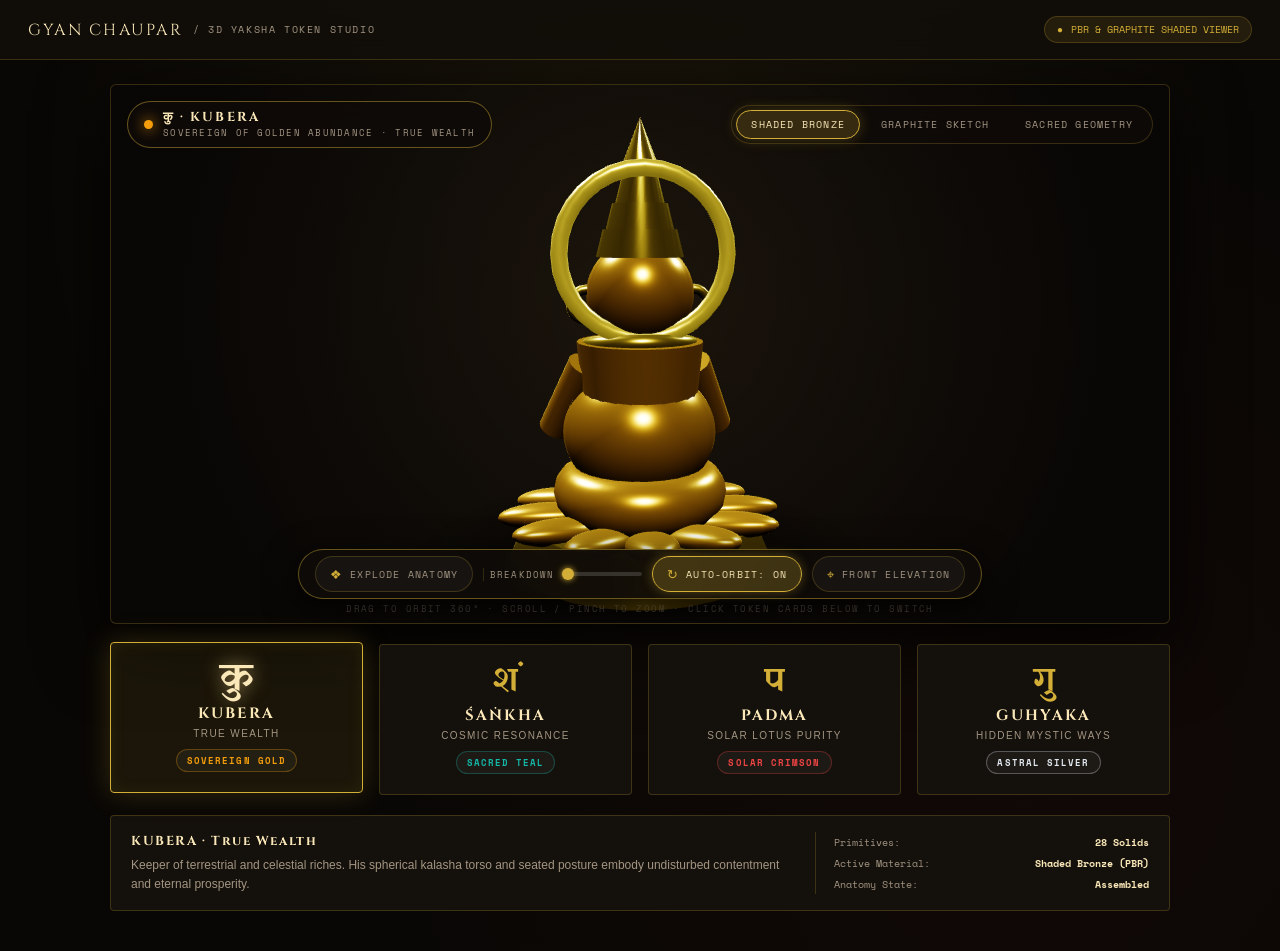
<file: token_3d_test.html>
<!DOCTYPE html>
<html lang="en">
<head>
  <meta charset="UTF-8">
  <meta name="viewport" content="width=device-width, initial-scale=1.0">
  <title>Gyan Chaupar · 3D Yaksha Token Explorer</title>
  <link rel="preconnect" href="https://fonts.googleapis.com">
  <link rel="preconnect" href="https://fonts.gstatic.com" crossorigin>
  <link href="https://fonts.googleapis.com/css2?family=Cinzel:wght@600;700;800;900&family=Space+Mono:wght@400;700&family=Yatra+One&display=swap" rel="stylesheet">
  <script src="assets/three.min.js"></script>

  <style>
    :root {
      --bg: #090705;
      --card: #14100c;
      --panel: #1b1510;
      --line: rgba(212, 175, 55, 0.22);
      --line-bright: rgba(212, 175, 55, 0.45);
      --gold: #d4af37;
      --gold-bright: #fae8b8;
      --dim: #a39582;
      --font-display: 'Cinzel', serif;
      --font-sanskrit: 'Yatra One', cursive;
      --font-mono: 'Space Mono', monospace;
    }

    * {
      box-sizing: border-box;
      margin: 0;
      padding: 0;
    }

    body {
      background: var(--bg);
      color: #ede4d6;
      font-family: -apple-system, BlinkMacSystemFont, "Segoe UI", Roboto, sans-serif;
      min-height: 100vh;
      display: flex;
      flex-direction: column;
      overflow-x: hidden;
      background-image: 
        radial-gradient(circle at 50% 18%, rgba(212, 175, 55, 0.08) 0%, transparent 60%),
        radial-gradient(circle at 80% 80%, rgba(139, 30, 30, 0.06) 0%, transparent 50%);
    }

    header {
      padding: 16px 28px;
      border-bottom: 1px solid var(--line);
      background: rgba(18, 14, 10, 0.88);
      backdrop-filter: blur(12px);
      display: flex;
      justify-content: space-between;
      align-items: center;
      position: sticky;
      top: 0;
      z-index: 50;
    }

    .brand-title {
      font-family: var(--font-display);
      font-size: 16px;
      letter-spacing: 0.14em;
      color: var(--gold-bright);
      display: flex;
      align-items: center;
      gap: 10px;
    }

    .brand-sub {
      font-family: var(--font-mono);
      font-size: 10px;
      letter-spacing: 0.16em;
      text-transform: uppercase;
      color: var(--dim);
    }

    .header-badge {
      display: flex;
      align-items: center;
      gap: 8px;
      font-family: var(--font-mono);
      font-size: 10px;
      color: var(--gold);
      background: rgba(212, 175, 55, 0.1);
      border: 1px solid var(--line);
      padding: 5px 12px;
      border-radius: 20px;
    }

    main {
      flex: 1;
      max-width: 1100px;
      width: 100%;
      margin: 0 auto;
      padding: 24px 20px 40px;
      display: flex;
      flex-direction: column;
      gap: 20px;
    }

    .viewport-card {
      position: relative;
      width: 100%;
      height: 540px;
      border: 1px solid var(--line);
      border-radius: 6px;
      overflow: hidden;
      background: radial-gradient(circle at 50% 42%, rgba(32, 24, 16, 0.55) 0%, rgba(9, 7, 5, 0.98) 78%);
      box-shadow: 0 25px 70px rgba(0, 0, 0, 0.85);
      cursor: grab;
      touch-action: none;
      user-select: none;
    }

    .viewport-card:active {
      cursor: grabbing;
    }

    #tokenCanvas {
      width: 100%;
      height: 100%;
      display: block;
    }

    /* Top HUD */
    .hud-header {
      position: absolute;
      top: 16px;
      left: 16px;
      right: 16px;
      display: flex;
      flex-wrap: wrap;
      justify-content: space-between;
      align-items: center;
      gap: 10px;
      pointer-events: none;
      z-index: 15;
    }

    .hud-tag {
      display: flex;
      align-items: center;
      gap: 10px;
      background: rgba(15, 11, 8, 0.90);
      padding: 8px 16px;
      border-radius: 24px;
      border: 1px solid var(--line-bright);
      backdrop-filter: blur(10px);
      pointer-events: auto;
    }

    .token-dot {
      width: 9px;
      height: 9px;
      border-radius: 50%;
      background: #f59e0b;
      box-shadow: 0 0 12px #f59e0b;
      transition: all 0.3s ease;
    }

    .token-title-group {
      display: flex;
      flex-direction: column;
    }

    .token-title {
      font-family: var(--font-display);
      font-size: 13px;
      letter-spacing: 0.16em;
      color: var(--gold-bright);
      font-weight: 700;
      line-height: 1.2;
    }

    .token-subtitle {
      font-family: var(--font-mono);
      font-size: 9px;
      letter-spacing: 0.14em;
      text-transform: uppercase;
      color: var(--dim);
    }

    /* Shading Mode Switcher */
    .mode-pills {
      display: flex;
      align-items: center;
      gap: 6px;
      background: rgba(15, 11, 8, 0.90);
      padding: 4px;
      border-radius: 24px;
      border: 1px solid var(--line);
      backdrop-filter: blur(10px);
      pointer-events: auto;
    }

    .mode-btn {
      background: transparent;
      border: 1px solid transparent;
      color: var(--dim);
      font-family: var(--font-mono);
      font-size: 10px;
      letter-spacing: 0.12em;
      padding: 6px 14px;
      border-radius: 20px;
      cursor: pointer;
      transition: all 0.25s ease;
      white-space: nowrap;
    }

    .mode-btn:hover {
      color: var(--gold-bright);
      border-color: rgba(212, 175, 55, 0.3);
    }

    .mode-btn.active {
      background: rgba(212, 175, 55, 0.20);
      color: var(--gold-bright);
      border-color: var(--gold);
      box-shadow: 0 0 14px rgba(212, 175, 55, 0.28);
    }

    /* Bottom HUD Controls */
    .hud-controls-bar {
      position: absolute;
      bottom: 24px;
      left: 50%;
      transform: translateX(-50%);
      display: flex;
      align-items: center;
      gap: 10px;
      background: rgba(15, 11, 8, 0.92);
      border: 1px solid var(--line-bright);
      padding: 6px 16px;
      border-radius: 30px;
      backdrop-filter: blur(14px);
      box-shadow: 0 10px 35px rgba(0,0,0,0.85);
      z-index: 15;
    }

    .ctrl-btn {
      background: rgba(255, 255, 255, 0.04);
      border: 1px solid var(--line);
      color: var(--dim);
      font-family: var(--font-mono);
      font-size: 10px;
      letter-spacing: 0.12em;
      padding: 7px 14px;
      border-radius: 20px;
      cursor: pointer;
      display: flex;
      align-items: center;
      gap: 7px;
      transition: all 0.22s ease;
      white-space: nowrap;
    }

    .ctrl-btn:hover {
      color: var(--gold-bright);
      border-color: var(--gold);
      background: rgba(212, 175, 55, 0.14);
    }

    .ctrl-btn.active {
      background: rgba(212, 175, 55, 0.24);
      color: var(--gold-bright);
      border-color: var(--gold);
      box-shadow: 0 0 12px rgba(212, 175, 55, 0.35);
    }

    .ctrl-icon {
      font-size: 13px;
      color: var(--gold);
    }

    /* Explode Slider Container */
    .explode-slider-wrap {
      display: flex;
      align-items: center;
      gap: 8px;
      padding-left: 6px;
      border-left: 1px solid rgba(212, 175, 55, 0.2);
    }

    .explode-slider-wrap label {
      font-family: var(--font-mono);
      font-size: 9px;
      letter-spacing: 0.12em;
      color: var(--dim);
      text-transform: uppercase;
      white-space: nowrap;
    }

    .explode-slider-wrap input[type="range"] {
      -webkit-appearance: none;
      width: 80px;
      height: 4px;
      background: rgba(255, 255, 255, 0.15);
      border-radius: 2px;
      outline: none;
      cursor: pointer;
    }

    .explode-slider-wrap input[type="range"]::-webkit-slider-thumb {
      -webkit-appearance: none;
      width: 12px;
      height: 12px;
      border-radius: 50%;
      background: var(--gold);
      box-shadow: 0 0 6px var(--gold);
      cursor: pointer;
    }

    .hint-bar {
      position: absolute;
      bottom: 8px;
      left: 0;
      right: 0;
      text-align: center;
      font-family: var(--font-mono);
      font-size: 9px;
      letter-spacing: 0.16em;
      text-transform: uppercase;
      color: rgba(163, 149, 130, 0.5);
      pointer-events: none;
      z-index: 10;
    }

    /* Yaksha Cards Grid */
    .yakshas-grid {
      display: grid;
      grid-template-columns: repeat(4, 1fr);
      gap: 16px;
    }

    .yaksha-card {
      border: 1px solid var(--line);
      background: var(--card);
      padding: 20px 16px;
      text-align: center;
      transition: all 0.3s cubic-bezier(0.16, 1, 0.3, 1);
      position: relative;
      cursor: pointer;
      border-radius: 4px;
      display: flex;
      flex-direction: column;
      align-items: center;
    }

    .yaksha-card:hover {
      transform: translateY(-4px);
      border-color: var(--gold);
      background: var(--panel);
      box-shadow: 0 10px 24px rgba(0, 0, 0, 0.6);
    }

    .yaksha-card.active {
      border-color: var(--gold);
      background: rgba(212, 175, 55, 0.09);
      box-shadow: 0 0 28px rgba(212, 175, 55, 0.22), inset 0 0 16px rgba(212, 175, 55, 0.08);
      transform: translateY(-2px);
    }

    .card-glyph {
      font-family: var(--font-sanskrit);
      font-size: 34px;
      color: var(--gold);
      margin-bottom: 6px;
      line-height: 1;
      transition: transform 0.3s ease;
    }

    .yaksha-card.active .card-glyph {
      transform: scale(1.15);
      color: var(--gold-bright);
      text-shadow: 0 0 16px rgba(245, 207, 130, 0.6);
    }

    .card-name {
      font-family: var(--font-display);
      font-size: 15px;
      color: var(--gold-bright);
      letter-spacing: 0.14em;
      font-weight: 700;
    }

    .card-role {
      font-size: 10px;
      color: var(--dim);
      text-transform: uppercase;
      letter-spacing: 0.14em;
      margin-top: 4px;
    }

    .card-badge {
      font-family: var(--font-mono);
      font-size: 9px;
      letter-spacing: 0.12em;
      text-transform: uppercase;
      margin-top: 10px;
      padding: 4px 10px;
      border-radius: 12px;
      background: rgba(255, 255, 255, 0.04);
      border: 1px solid rgba(255, 255, 255, 0.08);
      font-weight: 700;
    }

    /* Info Strip */
    .info-strip {
      display: grid;
      grid-template-columns: 2fr 1fr;
      gap: 16px;
      padding: 16px 20px;
      background: var(--card);
      border: 1px solid var(--line);
      border-radius: 4px;
    }

    .info-left h4 {
      font-family: var(--font-display);
      font-size: 13px;
      color: var(--gold-bright);
      letter-spacing: 0.12em;
      margin-bottom: 6px;
    }

    .info-left p {
      font-size: 12px;
      line-height: 1.6;
      color: var(--dim);
    }

    .info-right {
      display: flex;
      flex-direction: column;
      justify-content: center;
      gap: 6px;
      border-left: 1px solid var(--line);
      padding-left: 18px;
      font-family: var(--font-mono);
      font-size: 10px;
      color: var(--dim);
    }

    .info-stat-row {
      display: flex;
      justify-content: space-between;
    }

    .info-stat-row span:last-child {
      color: var(--gold-bright);
      font-weight: 700;
    }

    @media (max-width: 860px) {
      .viewport-card { height: 420px; }
      .yakshas-grid { grid-template-columns: repeat(2, 1fr); }
      .info-strip { grid-template-columns: 1fr; }
      .info-right { border-left: none; padding-left: 0; border-top: 1px solid var(--line); padding-top: 12px; }
      .hud-header { flex-direction: column; align-items: flex-start; gap: 8px; }
      .mode-pills { width: 100%; justify-content: center; }
      .hud-controls-bar { width: 94%; justify-content: center; flex-wrap: wrap; bottom: 20px; padding: 6px 10px; }
      .explode-slider-wrap { border-left: none; padding-left: 0; }
    }
  </style>
</head>
<body>

  <header>
    <div class="brand-title">
      <span>GYAN CHAUPAR</span>
      <span class="brand-sub">/ 3D Yaksha Token Studio</span>
    </div>
    <div class="header-badge">
      <span>●</span> <span>PBR & GRAPHITE SHADED VIEWER</span>
    </div>
  </header>

  <main>
    <!-- 3D Interactive Viewport Card -->
    <div class="viewport-card" id="viewportCard">
      <canvas id="tokenCanvas"></canvas>

      <!-- Top HUD Header -->
      <div class="hud-header">
        <div class="hud-tag">
          <span class="token-dot" id="tokenDot"></span>
          <div class="token-title-group">
            <span class="token-title" id="tokenTitle">कु · KUBERA</span>
            <span class="token-subtitle" id="tokenSubtitle">Sovereign of Golden Abundance · True Wealth</span>
          </div>
        </div>

        <!-- Shading Mode Pills -->
        <div class="mode-pills">
          <button class="mode-btn active" data-mode="color" id="modeColor">SHADED BRONZE</button>
          <button class="mode-btn" data-mode="sketch" id="modeSketch">GRAPHITE SKETCH</button>
          <button class="mode-btn" data-mode="wireframe" id="modeWire">SACRED GEOMETRY</button>
        </div>
      </div>

      <!-- Bottom HUD Controls -->
      <div class="hud-controls-bar">
        <button class="ctrl-btn" id="btnExplode">
          <span class="ctrl-icon">❖</span>
          <span id="explodeBtnText">EXPLODE ANATOMY</span>
        </button>

        <div class="explode-slider-wrap">
          <label for="explodeSlider">Breakdown</label>
          <input type="range" id="explodeSlider" min="0" max="100" value="0">
        </div>

        <button class="ctrl-btn active" id="btnAutoSpin">
          <span class="ctrl-icon">↻</span>
          <span id="spinBtnText">AUTO-ORBIT: ON</span>
        </button>

        <button class="ctrl-btn" id="btnResetCam">
          <span class="ctrl-icon">⌖</span>
          <span>FRONT ELEVATION</span>
        </button>
      </div>

      <div class="hint-bar">
        Drag to orbit 360° · Scroll / pinch to zoom · Click token cards below to switch
      </div>
    </div>

    <!-- 4 Yaksha Selector Cards -->
    <div class="yakshas-grid">
      <div class="yaksha-card active" data-id="0" id="card0">
        <div class="card-glyph">कु</div>
        <div class="card-name">KUBERA</div>
        <div class="card-role">True Wealth</div>
        <div class="card-badge" style="color: #f59e0b; border-color: rgba(245, 158, 11, 0.3);">Sovereign Gold</div>
      </div>
      <div class="yaksha-card" data-id="1" id="card1">
        <div class="card-glyph">शं</div>
        <div class="card-name">ŚAṄKHA</div>
        <div class="card-role">Cosmic Resonance</div>
        <div class="card-badge" style="color: #14b8a6; border-color: rgba(20, 184, 166, 0.3);">Sacred Teal</div>
      </div>
      <div class="yaksha-card" data-id="2" id="card2">
        <div class="card-glyph">प</div>
        <div class="card-name">PADMA</div>
        <div class="card-role">Solar Lotus Purity</div>
        <div class="card-badge" style="color: #ef4444; border-color: rgba(239, 68, 68, 0.3);">Solar Crimson</div>
      </div>
      <div class="yaksha-card" data-id="3" id="card3">
        <div class="card-glyph">गु</div>
        <div class="card-name">GUHYAKA</div>
        <div class="card-role">Hidden Mystic Ways</div>
        <div class="card-badge" style="color: #e2e8f0; border-color: rgba(226, 232, 240, 0.3);">Astral Silver</div>
      </div>
    </div>

    <!-- Anatomical Lore & Sacred Geometry Breakdown -->
    <div class="info-strip">
      <div class="info-left">
        <h4 id="loreTitle">Mathematical Primitives & Sacred Iconography</h4>
        <p id="loreDesc">
          Deconstructed from classical Channapatna turned-wood and temple iconography into 28 mathematical primitives:
          an 8/12-lobed Padma lotus plinth, seated padmasana torus, kalasha pot belly, ceremonial torque, faceted Chintamani jewel,
          kundala circular ear ornaments, a 3-tiered Karanda Mukuta conical crown spire, and circular Prabhamandala halo disc.
        </p>
      </div>
      <div class="info-right">
        <div class="info-stat-row">
          <span>Primitives:</span>
          <span>28 Solids</span>
        </div>
        <div class="info-stat-row">
          <span>Active Material:</span>
          <span id="statMaterial">Shaded Bronze (PBR)</span>
        </div>
        <div class="info-stat-row">
          <span>Anatomy State:</span>
          <span id="statState">Assembled</span>
        </div>
      </div>
    </div>
  </main>

  <script>
    // =========================================================================
    // YAKSHA DEFINITIONS
    // =========================================================================
    const YAKSHA_DEFS = [
      {
        id: 0,
        name: 'KUBERA',
        sanskrit: 'कु',
        color: 0xf59e0b,
        metalness: 0.82,
        roughness: 0.22,
        gemColor: 0xfef08a,
        haloColor: 0xfacc15,
        dotHex: '#f59e0b',
        role: 'True Wealth',
        badge: 'Sovereign Gold',
        epithet: 'Sovereign of Golden Abundance · True Wealth',
        desc: 'Keeper of terrestrial and celestial riches. His spherical kalasha torso and seated posture embody undisturbed contentment and eternal prosperity.'
      },
      {
        id: 1,
        name: 'ŚAṄKHA',
        sanskrit: 'शं',
        color: 0x14b8a6,
        metalness: 0.65,
        roughness: 0.25,
        gemColor: 0x5eead4,
        haloColor: 0x2dd4bf,
        dotHex: '#14b8a6',
        role: 'Cosmic Resonance',
        badge: 'Sacred Teal',
        epithet: 'Guardian of Sacred Dharma · Conch Resonance',
        desc: 'Carrier of the primordial sound of creation. Tuned to turquoise copper patina, harmonizing the karmic vibrations across the 72 squares of the path.'
      },
      {
        id: 2,
        name: 'PADMA',
        sanskrit: 'प',
        color: 0xef4444,
        metalness: 0.52,
        roughness: 0.24,
        gemColor: 0xfca5a5,
        haloColor: 0xf87171,
        dotHex: '#ef4444',
        role: 'Solar Lotus Purity',
        badge: 'Solar Crimson',
        epithet: 'Blossoming Solar Lotus of Mobility & Swift Ascension',
        desc: 'Born of the pristine lotus bloom rising above karmic mud. Radiant cinnabar lacquer and solar ruby core granting swift upward passage over heavenly ladders.'
      },
      {
        id: 3,
        name: 'GUHYAKA',
        sanskrit: 'गु',
        color: 0xf5f5f4,
        metalness: 0.35,
        roughness: 0.20,
        gemColor: 0xfde047,
        haloColor: 0xe2e8f0,
        dotHex: '#e2e8f0',
        role: 'Hidden Mystic Ways',
        badge: 'Astral Silver',
        epithet: 'Mystic Keeper of Astral Shadows & Sacred Secrets',
        desc: 'Dweller of celestial mountain caves and protector of occult pathways. Shimmering in lunar silver and ivory bone, seeing through mortal veils and pitfall illusions.'
      }
    ];

    // =========================================================================
    // STATE
    // =========================================================================
    let currentYakshaIdx = 0;
    let currentMode = 'color'; // 'color' | 'sketch' | 'wireframe'
    let autoSpin = true;
    let explodeAmount = 0.0; // 0.0 (assembled) -> 1.0 (fully exploded)
    let targetExplode = 0.0;
    let tokenGroup = null;
    let registeredParts = [];

    // =========================================================================
    // THREE.JS SCENE SETUP
    // =========================================================================
    const canvas = document.getElementById('tokenCanvas');
    const container = document.getElementById('viewportCard');

    const scene = new THREE.Scene();
    const camera = new THREE.PerspectiveCamera(38, 1, 0.1, 50);

    const renderer = new THREE.WebGLRenderer({
      canvas: canvas,
      antialias: true,
      alpha: true,
      powerPreference: 'high-performance'
    });
    renderer.setPixelRatio(Math.min(window.devicePixelRatio, 2));
    renderer.toneMapping = THREE.ACESFilmicToneMapping;
    renderer.toneMappingExposure = 1.25;

    // Studio Lights
    const ambientLight = new THREE.HemisphereLight(0xfff5ea, 0x18120d, 0.95);
    scene.add(ambientLight);

    const keyLight = new THREE.DirectionalLight(0xfff7ed, 1.45);
    keyLight.position.set(2.2, 3.2, 2.4);
    scene.add(keyLight);

    const fillLight = new THREE.DirectionalLight(0xdce7f5, 0.65);
    fillLight.position.set(-2.4, 1.8, 1.8);
    scene.add(fillLight);

    const rimLight = new THREE.DirectionalLight(0xfde68a, 1.15);
    rimLight.position.set(0, 2.6, -2.5);
    scene.add(rimLight);

    // Ground Contact Shadow Disc
    function createShadowDisc() {
      const size = 256;
      const c = document.createElement('canvas');
      c.width = c.height = size;
      const ctx = c.getContext('2d');
      const grad = ctx.createRadialGradient(size/2, size/2, 10, size/2, size/2, size/2);
      grad.addColorStop(0.0, 'rgba(0, 0, 0, 0.82)');
      grad.addColorStop(0.4, 'rgba(0, 0, 0, 0.45)');
      grad.addColorStop(0.8, 'rgba(0, 0, 0, 0.12)');
      grad.addColorStop(1.0, 'rgba(0, 0, 0, 0.0)');
      ctx.fillStyle = grad;
      ctx.fillRect(0, 0, size, size);

      const tex = new THREE.CanvasTexture(c);
      const geo = new THREE.PlaneGeometry(1.4, 1.4);
      geo.rotateX(-Math.PI / 2);
      const mat = new THREE.MeshBasicMaterial({
        map: tex,
        transparent: true,
        depthWrite: false
      });
      const disc = new THREE.Mesh(geo, mat);
      disc.position.y = -0.005;
      return disc;
    }
    const shadowDisc = createShadowDisc();
    scene.add(shadowDisc);

    // =========================================================================
    // 3D FIGURINE BUILDER (28 SOLIDS WITH EXPLODE OFFSETS)
    // =========================================================================
    function buildYakshaToken(def, mode) {
      if (tokenGroup) scene.remove(tokenGroup);

      const root = new THREE.Group();
      registeredParts = [];

      let bodyMat, goldMat, gemMat, haloMat;

      if (mode === 'sketch') {
        // Alabaster warm paper & pencil graphite cross-hatch shading
        bodyMat = new THREE.MeshStandardMaterial({
          color: 0xf4f1eb,
          roughness: 0.68,
          metalness: 0.02
        });
        goldMat = new THREE.MeshStandardMaterial({
          color: 0x423c34,
          roughness: 0.82,
          metalness: 0.08
        });
        gemMat = new THREE.MeshStandardMaterial({
          color: 0x242424,
          roughness: 0.28,
          metalness: 0.15
        });
        haloMat = new THREE.MeshStandardMaterial({
          color: 0x827a6f,
          roughness: 0.75,
          metalness: 0.06
        });
      } else if (mode === 'wireframe') {
        bodyMat = new THREE.MeshBasicMaterial({ color: def.color, wireframe: true });
        goldMat = new THREE.MeshBasicMaterial({ color: 0xfacc15, wireframe: true });
        gemMat = new THREE.MeshBasicMaterial({ color: 0xffffff, wireframe: true });
        haloMat = new THREE.MeshBasicMaterial({ color: 0x38bdf8, wireframe: true });
      } else {
        // Rich Authentic PBR Figurine
        bodyMat = new THREE.MeshStandardMaterial({
          color: def.color,
          metalness: def.metalness,
          roughness: def.roughness
        });
        goldMat = new THREE.MeshStandardMaterial({
          color: 0xfacc15,
          metalness: 0.90,
          roughness: 0.16
        });
        gemMat = new THREE.MeshStandardMaterial({
          color: def.gemColor,
          emissive: def.gemColor,
          emissiveIntensity: 0.85,
          roughness: 0.08,
          metalness: 0.10
        });
        haloMat = new THREE.MeshStandardMaterial({
          color: 0xfacc15,
          emissive: def.haloColor,
          emissiveIntensity: 0.35,
          metalness: 0.88,
          roughness: 0.20
        });
      }

      const register = (mesh, basePos, explodeOffset, name = '') => {
        mesh.position.copy(basePos);
        mesh.castShadow = true;
        mesh.receiveShadow = true;
        root.add(mesh);
        registeredParts.push({
          mesh: mesh,
          basePos: basePos.clone(),
          targetPos: new THREE.Vector3().addVectors(basePos, explodeOffset),
          name: name
        });
        return mesh;
      };

      // 1. Bronze Plinth (Truncated Cone Base)
      const plinth = new THREE.Mesh(new THREE.CylinderGeometry(0.35, 0.40, 0.12, 32), goldMat);
      register(plinth, new THREE.Vector3(0, 0.06, 0), new THREE.Vector3(0, -0.18, 0), 'Plinth Base');

      // 2. 12-Petalled Padma Lotus Pedestal (Radiating Spheres)
      const petalGeo = new THREE.SphereGeometry(0.09, 14, 14);
      petalGeo.scale(0.85, 0.45, 1.75);
      for (let p = 0; p < 12; p++) {
        const ang = (p / 12) * Math.PI * 2;
        const petal = new THREE.Mesh(petalGeo, bodyMat);
        petal.rotation.y = -ang + Math.PI / 2;
        petal.rotation.x = 0.28;
        const base = new THREE.Vector3(Math.cos(ang) * 0.28, 0.125, Math.sin(ang) * 0.28);
        const off = new THREE.Vector3(Math.cos(ang) * 0.22, -0.06, Math.sin(ang) * 0.22);
        register(petal, base, off, `Lotus Petal ${p+1}`);
      }

      // 3. Seated Asana Legs (Torus Cushion)
      const legs = new THREE.Mesh(new THREE.TorusGeometry(0.18, 0.085, 16, 32), bodyMat);
      legs.rotation.x = Math.PI / 2;
      register(legs, new THREE.Vector3(0, 0.20, 0), new THREE.Vector3(0, -0.08, 0), 'Asana Legs');

      // 4. Kalasha Pot Belly (Spherical Torso)
      const belly = new THREE.Mesh(new THREE.SphereGeometry(0.22, 28, 24), bodyMat);
      belly.scale.set(1.06, 0.92, 1.10);
      register(belly, new THREE.Vector3(0, 0.38, 0.02), new THREE.Vector3(0, 0.03, 0), 'Kalasha Belly');

      // 5. Flared Chest Collar & Torque Necklace
      const chest = new THREE.Mesh(new THREE.CylinderGeometry(0.19, 0.17, 0.20, 24), bodyMat);
      register(chest, new THREE.Vector3(0, 0.56, 0), new THREE.Vector3(0, 0.16, 0), 'Chest Collar');

      const torque = new THREE.Mesh(new THREE.TorusGeometry(0.15, 0.03, 12, 28), goldMat);
      torque.rotation.x = Math.PI / 2 + 0.18;
      register(torque, new THREE.Vector3(0, 0.64, 0.02), new THREE.Vector3(0, 0.26, 0.02), 'Gold Torque');

      // 6. Cylindrical Slanted Arms
      [-1, 1].forEach(side => {
        const arm = new THREE.Mesh(new THREE.CylinderGeometry(0.055, 0.05, 0.26, 16), bodyMat);
        arm.rotation.z = side * 0.38;
        arm.rotation.x = -0.45;
        register(arm, new THREE.Vector3(side * 0.21, 0.48, 0.06), new THREE.Vector3(side * 0.18, 0.16, 0.15), side === 1 ? 'Right Arm' : 'Left Arm');
      });

      // 7. Glowing Chintamani Jewel (Faceted Octahedron)
      const jewel = new THREE.Mesh(new THREE.OctahedronGeometry(0.095, 1), gemMat);
      register(jewel, new THREE.Vector3(0, 0.45, 0.23), new THREE.Vector3(0, 0.15, 0.36), 'Chintamani Jewel');

      // 8. Head Sphere & Kundala Earrings
      const head = new THREE.Mesh(new THREE.SphereGeometry(0.16, 28, 24), bodyMat);
      register(head, new THREE.Vector3(0, 0.80, 0), new THREE.Vector3(0, 0.36, 0), 'Head Sphere');

      [-1, 1].forEach(side => {
        const ring = new THREE.Mesh(new THREE.TorusGeometry(0.045, 0.015, 12, 20), goldMat);
        register(ring, new THREE.Vector3(side * 0.16, 0.77, 0), new THREE.Vector3(side * 0.12, 0.36, 0), side === 1 ? 'Right Kundala' : 'Left Kundala');
      });

      // 9. 3-Tiered Karanda Mukuta Crown Spire
      [0, 1, 2].forEach(tier => {
        const cRing = new THREE.Mesh(
          new THREE.CylinderGeometry(0.11 - tier * 0.028, 0.13 - tier * 0.028, 0.08, 24),
          goldMat
        );
        register(cRing, new THREE.Vector3(0, 0.95 + tier * 0.075, 0), new THREE.Vector3(0, 0.50 + tier * 0.18, 0), `Crown Tier ${tier+1}`);
      });

      // 10. Conical Crown Finial Spire
      const finial = new THREE.Mesh(new THREE.ConeGeometry(0.055, 0.14, 18), goldMat);
      register(finial, new THREE.Vector3(0, 1.24, 0), new THREE.Vector3(0, 0.96, 0), 'Crown Finial');

      // 11. Prabhamandala Halo Disc (Behind Head)
      const halo = new THREE.Mesh(new THREE.TorusGeometry(0.24, 0.024, 14, 32), haloMat);
      register(halo, new THREE.Vector3(0, 0.92, -0.10), new THREE.Vector3(0, 0.45, -0.32), 'Prabhamandala Halo');

      tokenGroup = root;
      scene.add(tokenGroup);
    }

    // =========================================================================
    // ORBIT CONTROLS & CAMERA INTERACTION
    // =========================================================================
    const orbit = {
      isDragging: false,
      lastX: 0,
      lastY: 0,
      theta: 0.15,
      phi: 1.42,
      radius: 2.35,
      target: new THREE.Vector3(0, 0.62, 0)
    };

    function updateCamera() {
      camera.position.x = orbit.target.x + orbit.radius * Math.sin(orbit.phi) * Math.sin(orbit.theta);
      camera.position.y = orbit.target.y + orbit.radius * Math.cos(orbit.phi);
      camera.position.z = orbit.target.z + orbit.radius * Math.sin(orbit.phi) * Math.cos(orbit.theta);
      camera.lookAt(orbit.target);
    }

    container.addEventListener('mousedown', (e) => {
      orbit.isDragging = true;
      orbit.lastX = e.clientX;
      orbit.lastY = e.clientY;
    });

    window.addEventListener('mouseup', () => {
      orbit.isDragging = false;
    });

    window.addEventListener('mousemove', (e) => {
      if (orbit.isDragging) {
        const dx = e.clientX - orbit.lastX;
        const dy = e.clientY - orbit.lastY;
        orbit.lastX = e.clientX;
        orbit.lastY = e.clientY;
        orbit.theta -= dx * 0.007;
        orbit.phi = THREE.MathUtils.clamp(orbit.phi - dy * 0.007, 0.20, Math.PI - 0.20);
      }
    });

    // Touch Support
    let touchStartDist = 0;
    container.addEventListener('touchstart', (e) => {
      if (e.touches.length === 1) {
        orbit.isDragging = true;
        orbit.lastX = e.touches[0].clientX;
        orbit.lastY = e.touches[0].clientY;
      } else if (e.touches.length === 2) {
        touchStartDist = Math.hypot(
          e.touches[0].clientX - e.touches[1].clientX,
          e.touches[0].clientY - e.touches[1].clientY
        );
      }
    }, { passive: true });

    container.addEventListener('touchmove', (e) => {
      if (e.touches.length === 1 && orbit.isDragging) {
        const dx = e.touches[0].clientX - orbit.lastX;
        const dy = e.touches[0].clientY - orbit.lastY;
        orbit.lastX = e.touches[0].clientX;
        orbit.lastY = e.touches[0].clientY;
        orbit.theta -= dx * 0.008;
        orbit.phi = THREE.MathUtils.clamp(orbit.phi - dy * 0.008, 0.20, Math.PI - 0.20);
      } else if (e.touches.length === 2) {
        const dist = Math.hypot(
          e.touches[0].clientX - e.touches[1].clientX,
          e.touches[0].clientY - e.touches[1].clientY
        );
        const factor = (touchStartDist - dist) * 0.005;
        orbit.radius = THREE.MathUtils.clamp(orbit.radius + factor, 1.1, 4.2);
        touchStartDist = dist;
      }
    }, { passive: true });

    container.addEventListener('touchend', () => {
      orbit.isDragging = false;
    });

    // Wheel Zoom
    container.addEventListener('wheel', (e) => {
      e.preventDefault();
      orbit.radius = THREE.MathUtils.clamp(orbit.radius + e.deltaY * 0.0025, 1.1, 4.2);
    }, { passive: false });

    // Window Resize
    function handleResize() {
      const w = container.clientWidth;
      const h = container.clientHeight;
      camera.aspect = w / h;
      camera.updateProjectionMatrix();
      renderer.setSize(w, h);
    }
    window.addEventListener('resize', handleResize);

    // =========================================================================
    // UI HANDLERS (CARDS, MODES, EXPLODE, RECENTER)
    // =========================================================================
    function switchYaksha(idx) {
      currentYakshaIdx = idx;
      const def = YAKSHA_DEFS[idx];

      // Update HUD
      document.getElementById('tokenDot').style.background = def.dotHex;
      document.getElementById('tokenDot').style.boxShadow = `0 0 14px ${def.dotHex}`;
      document.getElementById('tokenTitle').textContent = `${def.sanskrit} · ${def.name}`;
      document.getElementById('tokenSubtitle').textContent = def.epithet;
      document.getElementById('loreTitle').textContent = `${def.name} · ${def.role}`;
      document.getElementById('loreDesc').textContent = def.desc;

      // Update Card Active States
      document.querySelectorAll('.yaksha-card').forEach((card, i) => {
        card.classList.toggle('active', i === idx);
      });

      // Rebuild 3D Figurine
      buildYakshaToken(def, currentMode);
    }

    document.querySelectorAll('.yaksha-card').forEach((card, i) => {
      card.addEventListener('click', () => switchYaksha(i));
    });

    // Mode Buttons
    const modeBtns = {
      color: document.getElementById('modeColor'),
      sketch: document.getElementById('modeSketch'),
      wireframe: document.getElementById('modeWire')
    };

    function setMode(mode) {
      currentMode = mode;
      Object.keys(modeBtns).forEach(k => {
        modeBtns[k].classList.toggle('active', k === mode);
      });
      const labels = {
        color: 'Shaded Bronze (PBR)',
        sketch: 'Graphite Pencil Sketch',
        wireframe: 'Sacred Geometry Wireframe'
      };
      document.getElementById('statMaterial').textContent = labels[mode];
      buildYakshaToken(YAKSHA_DEFS[currentYakshaIdx], currentMode);
    }

    modeBtns.color.addEventListener('click', () => setMode('color'));
    modeBtns.sketch.addEventListener('click', () => setMode('sketch'));
    modeBtns.wireframe.addEventListener('click', () => setMode('wireframe'));

    // Explode Button & Range Slider
    const btnExplode = document.getElementById('btnExplode');
    const explodeSlider = document.getElementById('explodeSlider');

    btnExplode.addEventListener('click', () => {
      targetExplode = targetExplode > 0.5 ? 0.0 : 1.0;
      explodeSlider.value = targetExplode * 100;
      updateExplodeUI();
    });

    explodeSlider.addEventListener('input', (e) => {
      targetExplode = Number(e.target.value) / 100;
      updateExplodeUI();
    });

    function updateExplodeUI() {
      const isExp = targetExplode > 0.05;
      btnExplode.classList.toggle('active', isExp);
      document.getElementById('explodeBtnText').textContent = isExp ? 'ASSEMBLE' : 'EXPLODE ANATOMY';
      document.getElementById('statState').textContent = isExp ? `Exploded (${Math.round(targetExplode*100)}%)` : 'Assembled';
    }

    // Auto-spin Toggle
    const btnAutoSpin = document.getElementById('btnAutoSpin');
    btnAutoSpin.addEventListener('click', () => {
      autoSpin = !autoSpin;
      btnAutoSpin.classList.toggle('active', autoSpin);
      document.getElementById('spinBtnText').textContent = autoSpin ? 'AUTO-ORBIT: ON' : 'AUTO-ORBIT: OFF';
    });

    // Camera Reset to Front Elevation
    document.getElementById('btnResetCam').addEventListener('click', () => {
      orbit.theta = 0.0;
      orbit.phi = 1.57; // Eye level
      orbit.radius = 2.2;
    });

    // =========================================================================
    // ANIMATION & RENDER LOOP
    // =========================================================================
    let lastTime = performance.now();

    function animate(now) {
      requestAnimationFrame(animate);

      const dt = Math.min((now - lastTime) / 1000, 0.05);
      lastTime = now;

      // Auto-turntable spin when not interacting
      if (autoSpin && !orbit.isDragging) {
        orbit.theta += dt * 0.32;
      }

      // Smooth Explode Interpolation
      explodeAmount += (targetExplode - explodeAmount) * Math.min(1, dt * 7.5);

      for (let i = 0; i < registeredParts.length; i++) {
        const p = registeredParts[i];
        p.mesh.position.lerpVectors(p.basePos, p.targetPos, explodeAmount);
      }

      updateCamera();
      renderer.render(scene, camera);
    }

    // Initialize
    handleResize();
    switchYaksha(0);
    requestAnimationFrame(animate);
  </script>
</body>
</html>
</file>
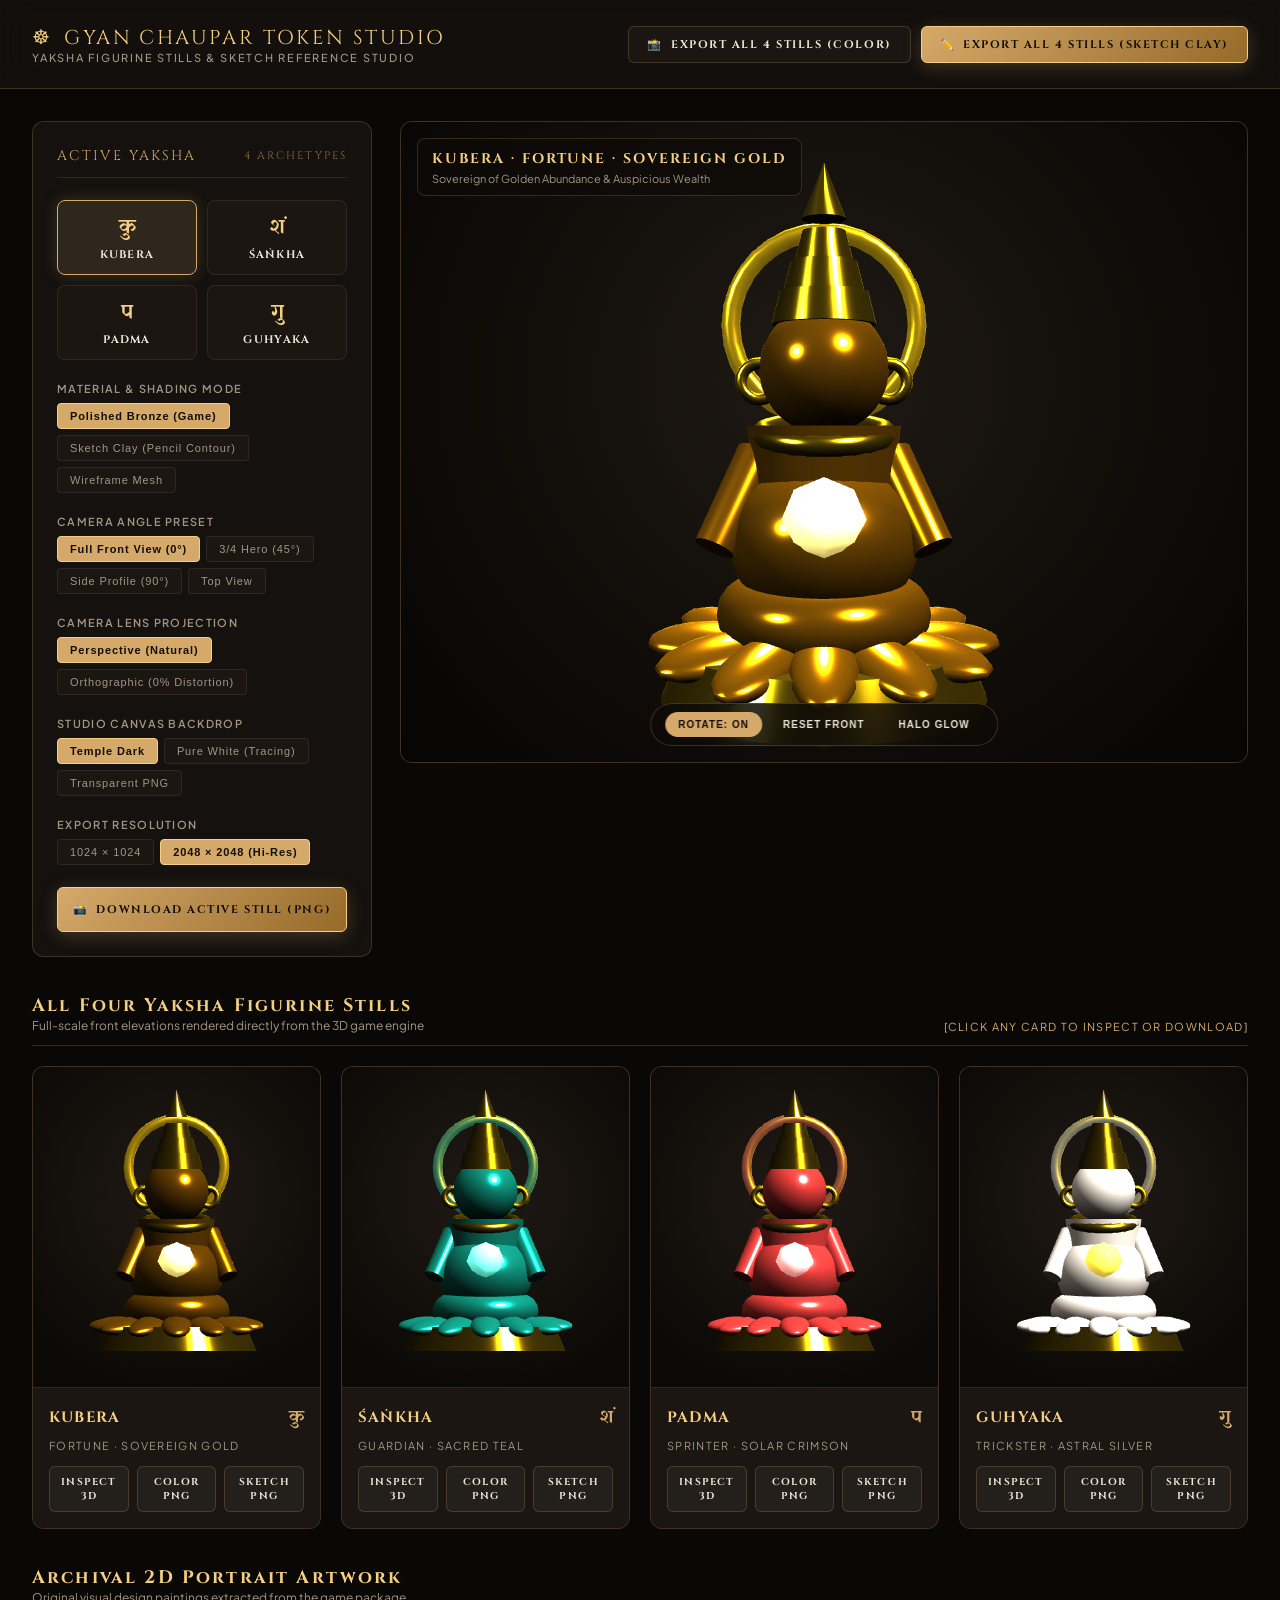
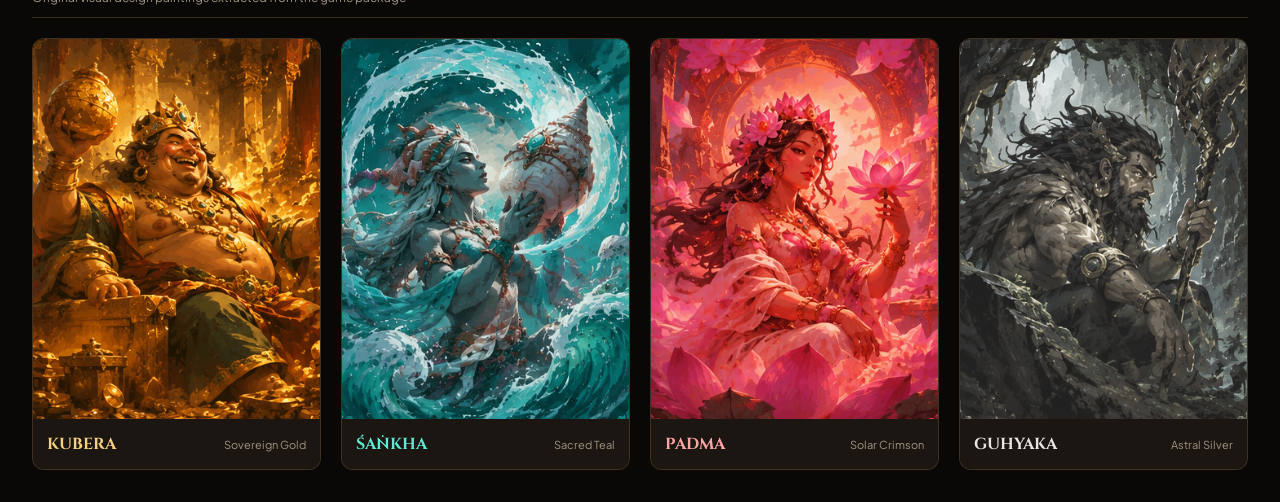
<file: token_studio.html>
<!DOCTYPE html>
<html lang="en">
<head>
  <meta charset="UTF-8">
  <meta name="viewport" content="width=device-width, initial-scale=1.0">
  <title>Gyan Chaupar — 3D Yaksha Token Design & Sketch Studio</title>
  <link rel="preconnect" href="https://fonts.googleapis.com">
  <link rel="preconnect" href="https://fonts.gstatic.com" crossorigin>
  <link href="https://fonts.googleapis.com/css2?family=Cinzel:wght@500;700;800;900&family=Plus+Jakarta+Sans:wght@300;400;500;600;700&family=Yatra+One&display=swap" rel="stylesheet">
  <script src="assets/three.min.js"></script>
  <script src="assets/OrbitControls.js"></script>
  <style>
    :root {
      --bg: #090807;
      --card: #14110e;
      --panel: #1b1612;
      --border: rgba(212, 169, 106, 0.22);
      --gold: #d4a96a;
      --gold-bright: #f5cf82;
      --text: #ede4d6;
      --muted: #a39582;
    }

    * {
      box-sizing: border-box;
      margin: 0;
      padding: 0;
    }

    body {
      background: var(--bg);
      color: var(--text);
      font-family: 'Plus Jakarta Sans', system-ui, sans-serif;
      min-height: 100vh;
      overflow-x: hidden;
      display: flex;
      flex-direction: column;
    }

    header {
      padding: 24px 32px;
      border-bottom: 1px solid var(--border);
      background: rgba(20, 17, 14, 0.85);
      backdrop-filter: blur(16px);
      display: flex;
      flex-wrap: wrap;
      justify-content: space-between;
      align-items: center;
      gap: 16px;
      position: sticky;
      top: 0;
      z-index: 50;
    }

    .brand-title {
      font-family: 'Cinzel', serif;
      font-size: 20px;
      letter-spacing: 0.12em;
      color: var(--gold-bright);
      display: flex;
      align-items: center;
      gap: 12px;
    }

    .brand-sub {
      font-size: 11px;
      letter-spacing: 0.16em;
      text-transform: uppercase;
      color: var(--muted);
      font-weight: 500;
    }

    .header-actions {
      display: flex;
      align-items: center;
      gap: 10px;
    }

    .btn {
      padding: 10px 18px;
      border-radius: 6px;
      font-family: 'Cinzel', serif;
      font-size: 11px;
      letter-spacing: 0.14em;
      text-transform: uppercase;
      font-weight: 700;
      cursor: pointer;
      border: 1px solid var(--border);
      background: var(--panel);
      color: var(--text);
      transition: all 0.2s ease;
      display: inline-flex;
      align-items: center;
      gap: 8px;
    }

    .btn:hover {
      background: rgba(212, 169, 106, 0.18);
      border-color: var(--gold);
      color: #fff;
      transform: translateY(-1px);
    }

    .btn-gold {
      background: linear-gradient(135deg, #d4a96a, #966b2a);
      color: #120e09;
      border-color: var(--gold-bright);
      box-shadow: 0 4px 18px rgba(212, 169, 106, 0.25);
    }

    .btn-gold:hover {
      background: linear-gradient(135deg, #f5cf82, #b88538);
      color: #000;
      box-shadow: 0 6px 24px rgba(212, 169, 106, 0.45);
    }

    main {
      padding: 32px;
      max-width: 1500px;
      margin: 0 auto;
      width: 100%;
      flex: 1;
      display: flex;
      flex-direction: column;
      gap: 36px;
    }

    .studio-layout {
      display: grid;
      grid-template-columns: 340px 1fr;
      gap: 28px;
      align-items: start;
    }

    @media (max-width: 1024px) {
      .studio-layout {
        grid-template-columns: 1fr;
      }
    }

    .control-card {
      background: var(--card);
      border: 1px solid var(--border);
      border-radius: 12px;
      padding: 24px;
      display: flex;
      flex-direction: column;
      gap: 22px;
    }

    .card-title {
      font-family: 'Cinzel', serif;
      font-size: 14px;
      letter-spacing: 0.15em;
      color: var(--gold);
      text-transform: uppercase;
      padding-bottom: 12px;
      border-bottom: 1px solid rgba(212, 169, 106, 0.15);
      display: flex;
      justify-content: space-between;
      align-items: center;
    }

    .selector-grid {
      display: grid;
      grid-template-columns: 1fr 1fr;
      gap: 10px;
    }

    .yaksha-tab-btn {
      padding: 12px 10px;
      border-radius: 8px;
      background: var(--panel);
      border: 1px solid rgba(255, 255, 255, 0.08);
      color: var(--text);
      cursor: pointer;
      display: flex;
      flex-direction: column;
      align-items: center;
      gap: 4px;
      transition: all 0.2s ease;
    }

    .yaksha-tab-btn.active {
      border-color: var(--gold);
      background: rgba(212, 169, 106, 0.14);
      box-shadow: 0 0 16px rgba(212, 169, 106, 0.22);
    }

    .tab-glyph {
      font-family: 'Yatra One', cursive;
      font-size: 20px;
      color: var(--gold-bright);
    }

    .tab-name {
      font-family: 'Cinzel', serif;
      font-size: 11px;
      letter-spacing: 0.12em;
      font-weight: 700;
    }

    .control-group {
      display: flex;
      flex-direction: column;
      gap: 8px;
    }

    .control-label {
      font-size: 11px;
      letter-spacing: 0.12em;
      text-transform: uppercase;
      color: var(--muted);
      font-weight: 600;
    }

    .pill-group {
      display: flex;
      flex-wrap: wrap;
      gap: 6px;
    }

    .pill-btn {
      padding: 6px 12px;
      border-radius: 4px;
      background: var(--panel);
      border: 1px solid rgba(255, 255, 255, 0.08);
      color: var(--muted);
      font-size: 11px;
      letter-spacing: 0.08em;
      cursor: pointer;
      transition: all 0.15s ease;
    }

    .pill-btn.active {
      background: var(--gold);
      color: #120e09;
      font-weight: 700;
      border-color: var(--gold-bright);
    }

    .viewer-card {
      background: var(--card);
      border: 1px solid var(--border);
      border-radius: 12px;
      overflow: hidden;
      display: flex;
      flex-direction: column;
      position: relative;
    }

    .viewport-container {
      position: relative;
      width: 100%;
      height: 640px;
      background: radial-gradient(circle at 50% 40%, #1f1a14 0%, #0d0a07 70%, #060504 100%);
    }

    .viewport-container.white-bg {
      background: #ffffff !important;
    }

    .viewport-container.transparent-bg {
      background: repeating-conic-gradient(#1f1a14 0% 25%, #15110d 0% 50%) 50% / 20px 20px !important;
    }

    #threeCanvas {
      width: 100%;
      height: 100%;
      display: block;
    }

    .viewport-hud {
      position: absolute;
      top: 16px;
      left: 16px;
      display: flex;
      flex-direction: column;
      gap: 4px;
      pointer-events: none;
      background: rgba(14, 11, 8, 0.7);
      backdrop-filter: blur(8px);
      padding: 10px 14px;
      border-radius: 8px;
      border: 1px solid rgba(212, 169, 106, 0.2);
    }

    .hud-title {
      font-family: 'Cinzel', serif;
      font-size: 14px;
      letter-spacing: 0.14em;
      color: var(--gold-bright);
      font-weight: 700;
    }

    .hud-desc {
      font-size: 11px;
      color: var(--muted);
    }

    .viewport-controls-bar {
      position: absolute;
      bottom: 16px;
      left: 50%;
      transform: translateX(-50%);
      display: flex;
      align-items: center;
      gap: 8px;
      background: rgba(14, 11, 8, 0.85);
      backdrop-filter: blur(12px);
      padding: 8px 14px;
      border-radius: 30px;
      border: 1px solid rgba(212, 169, 106, 0.25);
    }

    .hud-btn {
      padding: 6px 12px;
      border-radius: 20px;
      background: transparent;
      border: 1px solid transparent;
      color: var(--text);
      font-size: 10px;
      letter-spacing: 0.1em;
      text-transform: uppercase;
      font-weight: 600;
      cursor: pointer;
      transition: all 0.15s ease;
    }

    .hud-btn:hover {
      background: rgba(212, 169, 106, 0.2);
      border-color: var(--gold);
    }

    .hud-btn.active {
      background: var(--gold);
      color: #120e09;
      font-weight: 700;
    }

    /* 4-TOKEN GALLERY OVERVIEW */
    .gallery-section {
      display: flex;
      flex-direction: column;
      gap: 20px;
    }

    .section-header {
      display: flex;
      justify-content: space-between;
      align-items: flex-end;
      border-bottom: 1px solid var(--border);
      padding-bottom: 12px;
    }

    .section-title {
      font-family: 'Cinzel', serif;
      font-size: 18px;
      letter-spacing: 0.12em;
      color: var(--gold-bright);
    }

    .section-sub {
      font-size: 12px;
      color: var(--muted);
    }

    .tokens-grid {
      display: grid;
      grid-template-columns: repeat(4, 1fr);
      gap: 20px;
    }

    @media (max-width: 1024px) {
      .tokens-grid {
        grid-template-columns: repeat(2, 1fr);
      }
    }

    @media (max-width: 600px) {
      .tokens-grid {
        grid-template-columns: 1fr;
      }
    }

    .token-card {
      background: var(--card);
      border: 1px solid var(--border);
      border-radius: 12px;
      overflow: hidden;
      display: flex;
      flex-direction: column;
      transition: transform 0.2s ease, border-color 0.2s ease;
    }

    .token-card:hover {
      border-color: var(--gold);
      transform: translateY(-4px);
    }

    .token-card-preview {
      width: 100%;
      height: 320px;
      position: relative;
      background: radial-gradient(circle at 50% 40%, #201a14 0%, #0c0a07 80%);
      display: flex;
      align-items: center;
      justify-content: center;
    }

    .token-card-canvas {
      width: 100%;
      height: 100%;
    }

    .token-card-meta {
      padding: 16px;
      display: flex;
      flex-direction: column;
      gap: 8px;
      background: var(--panel);
      border-top: 1px solid rgba(212, 169, 106, 0.12);
    }

    .token-card-header {
      display: flex;
      justify-content: space-between;
      align-items: center;
    }

    .card-yaksha-name {
      font-family: 'Cinzel', serif;
      font-size: 15px;
      font-weight: 700;
      color: var(--gold-bright);
      letter-spacing: 0.08em;
    }

    .card-yaksha-glyph {
      font-family: 'Yatra One', cursive;
      font-size: 18px;
      color: var(--gold);
    }

    .card-archetype {
      font-size: 11px;
      letter-spacing: 0.12em;
      text-transform: uppercase;
      color: var(--muted);
    }

    .card-actions {
      display: flex;
      gap: 8px;
      margin-top: 6px;
    }

    .card-btn {
      flex: 1;
      padding: 8px 10px;
      font-size: 10px;
      letter-spacing: 0.12em;
      text-transform: uppercase;
      font-family: 'Cinzel', serif;
      font-weight: 700;
      border-radius: 6px;
      background: rgba(255, 255, 255, 0.04);
      border: 1px solid var(--border);
      color: var(--text);
      cursor: pointer;
      text-align: center;
      transition: all 0.15s ease;
    }

    .card-btn:hover {
      background: var(--gold);
      color: #120e09;
      border-color: var(--gold-bright);
    }

    /* 2D ARCHIVAL PORTRAIT STRIP */
    .archival-row {
      display: grid;
      grid-template-columns: repeat(4, 1fr);
      gap: 20px;
    }

    @media (max-width: 900px) {
      .archival-row {
        grid-template-columns: repeat(2, 1fr);
      }
    }

    .archival-card {
      background: var(--card);
      border: 1px solid var(--border);
      border-radius: 12px;
      overflow: hidden;
      display: flex;
      flex-direction: column;
    }

    .archival-img-wrap {
      width: 100%;
      height: 380px;
      overflow: hidden;
      background: #000;
      position: relative;
    }

    .archival-img-wrap img {
      width: 100%;
      height: 100%;
      object-fit: cover;
      object-position: top center;
      transition: transform 0.3s ease;
    }

    .archival-card:hover img {
      transform: scale(1.04);
    }

    .archival-meta {
      padding: 14px;
      background: var(--panel);
      display: flex;
      justify-content: space-between;
      align-items: center;
    }

    /* NOTIFICATION TOAST */
    #toast {
      position: fixed;
      bottom: 24px;
      right: 24px;
      background: #14110e;
      border: 1px solid var(--gold);
      color: var(--gold-bright);
      padding: 12px 20px;
      border-radius: 8px;
      font-family: 'Cinzel', serif;
      font-size: 12px;
      letter-spacing: 0.12em;
      box-shadow: 0 10px 30px rgba(0,0,0,0.8);
      transform: translateY(100px);
      opacity: 0;
      transition: all 0.3s cubic-bezier(0.16, 1, 0.3, 1);
      z-index: 999;
      pointer-events: none;
    }

    #toast.show {
      transform: translateY(0);
      opacity: 1;
    }
  </style>
</head>
<body>

  <!-- HEADER -->
  <header>
    <div>
      <div class="brand-title">
        <span>☸</span> GYAN CHAUPAR TOKEN STUDIO
      </div>
      <div class="brand-sub">Yaksha Figurine Stills & Sketch Reference Studio</div>
    </div>
    <div class="header-actions">
      <button class="btn" id="btnExportAllColor">
        <span>📸</span> Export All 4 Stills (Color)
      </button>
      <button class="btn btn-gold" id="btnExportAllSketch">
        <span>✏️</span> Export All 4 Stills (Sketch Clay)
      </button>
    </div>
  </header>

  <main>
    <!-- TOP SECTION: INTERACTIVE TOKEN INSPECTOR -->
    <div class="studio-layout">
      <!-- SIDEBAR CONTROLS -->
      <div class="control-card">
        <div class="card-title">
          <span>Active Yaksha</span>
          <span style="font-size: 11px; opacity: 0.6;">4 Archetypes</span>
        </div>

        <div class="selector-grid">
          <div class="yaksha-tab-btn active" data-id="0">
            <span class="tab-glyph">कु</span>
            <span class="tab-name">KUBERA</span>
          </div>
          <div class="yaksha-tab-btn" data-id="1">
            <span class="tab-glyph">शं</span>
            <span class="tab-name">ŚAṄKHA</span>
          </div>
          <div class="yaksha-tab-btn" data-id="2">
            <span class="tab-glyph">प</span>
            <span class="tab-name">PADMA</span>
          </div>
          <div class="yaksha-tab-btn" data-id="3">
            <span class="tab-glyph">गु</span>
            <span class="tab-name">GUHYAKA</span>
          </div>
        </div>

        <!-- RENDER & SKETCH MATERIAL MODES -->
        <div class="control-group">
          <label class="control-label">Material & Shading Mode</label>
          <div class="pill-group" id="materialPills">
            <button class="pill-btn active" data-mode="color">Polished Bronze (Game)</button>
            <button class="pill-btn" data-mode="sketch">Sketch Clay (Pencil Contour)</button>
            <button class="pill-btn" data-mode="wireframe">Wireframe Mesh</button>
          </div>
        </div>

        <!-- CAMERA PERSPECTIVE PRESETS -->
        <div class="control-group">
          <label class="control-label">Camera Angle Preset</label>
          <div class="pill-group" id="cameraPills">
            <button class="pill-btn active" data-cam="front">Full Front View (0°)</button>
            <button class="pill-btn" data-cam="threequarter">3/4 Hero (45°)</button>
            <button class="pill-btn" data-cam="profile">Side Profile (90°)</button>
            <button class="pill-btn" data-cam="top">Top View</button>
          </div>
        </div>

        <!-- PROJECTION LENS -->
        <div class="control-group">
          <label class="control-label">Camera Lens Projection</label>
          <div class="pill-group" id="projectionPills">
            <button class="pill-btn active" data-proj="persp">Perspective (Natural)</button>
            <button class="pill-btn" data-proj="ortho">Orthographic (0% Distortion)</button>
          </div>
        </div>

        <!-- BACKGROUND PRESET -->
        <div class="control-group">
          <label class="control-label">Studio Canvas Backdrop</label>
          <div class="pill-group" id="bgPills">
            <button class="pill-btn active" data-bg="temple">Temple Dark</button>
            <button class="pill-btn" data-bg="white">Pure White (Tracing)</button>
            <button class="pill-btn" data-bg="transparent">Transparent PNG</button>
          </div>
        </div>

        <!-- EXPORT RESOLUTION -->
        <div class="control-group">
          <label class="control-label">Export Resolution</label>
          <div class="pill-group" id="resPills">
            <button class="pill-btn" data-res="1024">1024 × 1024</button>
            <button class="pill-btn active" data-res="2048">2048 × 2048 (Hi-Res)</button>
          </div>
        </div>

        <button class="btn btn-gold" id="btnDownloadActive" style="width: 100%; justify-content: center; padding: 14px;">
          <span>📸</span> Download Active Still (PNG)
        </button>
      </div>

      <!-- MAIN 3D VIEWPORT -->
      <div class="viewer-card">
        <div class="viewport-container" id="viewportContainer">
          <canvas id="threeCanvas"></canvas>

          <div class="viewport-hud">
            <div class="hud-title" id="hudName">KUBERA · FORTUNE</div>
            <div class="hud-desc" id="hudDetails">Sovereign of Golden Abundance · Chintamani Jewel Holder</div>
          </div>

          <div class="viewport-controls-bar">
            <button class="hud-btn active" id="btnAutoSpin">Rotate: On</button>
            <button class="hud-btn" id="btnResetView">Reset Front</button>
            <button class="hud-btn" id="btnLightBoost">Halo Glow</button>
          </div>
        </div>
      </div>
    </div>

    <!-- 4-TOKEN SIMULTANEOUS FRONT-VIEW GRID -->
    <section class="gallery-section">
      <div class="section-header">
        <div>
          <h2 class="section-title">All Four Yaksha Figurine Stills</h2>
          <p class="section-sub">Full-scale front elevations rendered directly from the 3D game engine</p>
        </div>
        <div style="font-size: 11px; letter-spacing: 0.12em; color: var(--gold);">
          [CLICK ANY CARD TO INSPECT OR DOWNLOAD]
        </div>
      </div>

      <div class="tokens-grid" id="tokensGrid">
        <!-- Rendered dynamically by script -->
      </div>
    </section>

    <!-- 2D ORIGINAL ARCHIVAL CARDS -->
    <section class="gallery-section">
      <div class="section-header">
        <div>
          <h2 class="section-title">Archival 2D Portrait Artwork</h2>
          <p class="section-sub">Original visual design paintings extracted from the game package</p>
        </div>
      </div>

      <div class="archival-row">
        <div class="archival-card">
          <div class="archival-img-wrap">
            <img src="assets/token_kubera.jpg" alt="Kubera Archival Portrait">
          </div>
          <div class="archival-meta">
            <strong style="font-family: 'Cinzel', serif; color: var(--gold-bright);">KUBERA</strong>
            <span style="font-size: 11px; color: var(--muted);">Sovereign Gold</span>
          </div>
        </div>

        <div class="archival-card">
          <div class="archival-img-wrap">
            <img src="assets/token_sankha.jpg" alt="Śaṅkha Archival Portrait">
          </div>
          <div class="archival-meta">
            <strong style="font-family: 'Cinzel', serif; color: #5eead4;">ŚAṄKHA</strong>
            <span style="font-size: 11px; color: var(--muted);">Sacred Teal</span>
          </div>
        </div>

        <div class="archival-card">
          <div class="archival-img-wrap">
            <img src="assets/token_padma.jpg" alt="Padma Archival Portrait">
          </div>
          <div class="archival-meta">
            <strong style="font-family: 'Cinzel', serif; color: #fca5a5;">PADMA</strong>
            <span style="font-size: 11px; color: var(--muted);">Solar Crimson</span>
          </div>
        </div>

        <div class="archival-card">
          <div class="archival-img-wrap">
            <img src="assets/token_guhyaka.jpg" alt="Guhyaka Archival Portrait">
          </div>
          <div class="archival-meta">
            <strong style="font-family: 'Cinzel', serif; color: #e7e5e4;">GUHYAKA</strong>
            <span style="font-size: 11px; color: var(--muted);">Astral Silver</span>
          </div>
        </div>
      </div>
    </section>
  </main>

  <div id="toast">Downloaded Still Successfully ✓</div>

  <!-- STUDIO THREE.JS LOGIC -->
  <script>
    // --- 1. YAKSHA DEFINITIONS (DIRECT FROM GYAN CHAUPAR GAME) ---
    const YAKSHA_DEFS = [
      {
        id: 0,
        name: 'Kubera',
        sanskrit: 'कु',
        color: 0xf59e0b,
        metalness: 0.78,
        roughness: 0.18,
        gemColor: 0xfef08a,
        dotHex: '#f59e0b',
        archetype: 'Fortune · Sovereign Gold',
        epithet: 'Sovereign of Golden Abundance & Auspicious Wealth',
        haloColor: 0xfacc15
      },
      {
        id: 1,
        name: 'Śaṅkha',
        sanskrit: 'शं',
        color: 0x14b8a6,
        metalness: 0.55,
        roughness: 0.22,
        gemColor: 0x5eead4,
        dotHex: '#14b8a6',
        archetype: 'Guardian · Sacred Teal',
        epithet: 'Guardian of Sacred Dharma & Cosmic Conch Resonance',
        haloColor: 0x2dd4bf
      },
      {
        id: 2,
        name: 'Padma',
        sanskrit: 'प',
        color: 0xef4444,
        metalness: 0.42,
        roughness: 0.24,
        gemColor: 0xfca5a5,
        dotHex: '#ef4444',
        archetype: 'Sprinter · Solar Crimson',
        epithet: 'Blossoming Solar Lotus of Mobility & Swift Ascension',
        haloColor: 0xf87171
      },
      {
        id: 3,
        name: 'Guhyaka',
        sanskrit: 'गु',
        color: 0xf5f5f4,
        metalness: 0.25,
        roughness: 0.20,
        gemColor: 0xfde047,
        dotHex: '#e7e5e4',
        archetype: 'Trickster · Astral Silver',
        epithet: 'Mystic Keeper of Astral Shadows & Sacred Secrets',
        haloColor: 0xe2e8f0
      }
    ];

    // --- 2. STATE ---
    let currentYakshaId = 0;
    let currentMaterialMode = 'color'; // 'color' | 'sketch' | 'wireframe'
    let currentCameraPreset = 'front'; // 'front' | 'threequarter' | 'profile' | 'top'
    let currentProjection = 'persp'; // 'persp' | 'ortho'
    let currentBg = 'temple'; // 'temple' | 'white' | 'transparent'
    let currentResolution = 2048;
    let autoSpin = false;
    let haloGlow = true;

    // --- 3. THREE.JS FIGURINE BUILDER ---
    function createYakshaFigurineMesh(def, mode = 'color') {
      const group = new THREE.Group();

      let bodyMat, goldMat, gemMat, haloMat;

      if (mode === 'sketch') {
        // High-contrast clean clay/alabaster material with crisp edge shadowing - ideal for sketches!
        bodyMat = new THREE.MeshStandardMaterial({
          color: 0xf3f1ec,
          roughness: 0.55,
          metalness: 0.05
        });
        goldMat = new THREE.MeshStandardMaterial({
          color: 0xd6d0c2,
          roughness: 0.45,
          metalness: 0.12
        });
        gemMat = new THREE.MeshStandardMaterial({
          color: 0x242424,
          roughness: 0.25,
          metalness: 0.1
        });
        haloMat = new THREE.MeshStandardMaterial({
          color: 0xbdb7a8,
          roughness: 0.4,
          metalness: 0.1
        });
      } else if (mode === 'wireframe') {
        bodyMat = new THREE.MeshBasicMaterial({ color: 0xd4a96a, wireframe: true });
        goldMat = new THREE.MeshBasicMaterial({ color: 0xfacc15, wireframe: true });
        gemMat = new THREE.MeshBasicMaterial({ color: 0xef4444, wireframe: true });
        haloMat = new THREE.MeshBasicMaterial({ color: 0x38bdf8, wireframe: true });
      } else {
        // Authentic Game PBR Materials
        bodyMat = new THREE.MeshStandardMaterial({
          color: def.color,
          metalness: def.metalness,
          roughness: def.roughness
        });

        goldMat = new THREE.MeshStandardMaterial({
          color: 0xfacc15,
          metalness: 0.88,
          roughness: 0.18
        });

        gemMat = new THREE.MeshStandardMaterial({
          color: def.gemColor,
          emissive: def.gemColor,
          emissiveIntensity: haloGlow ? 0.65 : 0.25,
          roughness: 0.10
        });

        haloMat = new THREE.MeshStandardMaterial({
          color: 0xfacc15,
          emissive: def.haloColor || def.gemColor,
          emissiveIntensity: haloGlow ? 0.40 : 0.10,
          roughness: 0.20,
          metalness: 0.90
        });
      }

      // 1. Heavy Bronze Plinth & 12-Petalled Padma Pedestal
      const plinth = new THREE.Mesh(new THREE.CylinderGeometry(0.35, 0.40, 0.12, 32), goldMat);
      plinth.position.y = 0.06;
      plinth.castShadow = true;
      plinth.receiveShadow = true;
      group.add(plinth);

      const petalGeo = new THREE.SphereGeometry(0.09, 14, 14);
      petalGeo.scale(0.85, 0.45, 1.75);
      for (let p = 0; p < 12; p++) {
        const ang = (p / 12) * Math.PI * 2;
        const petal = new THREE.Mesh(petalGeo, bodyMat);
        petal.position.set(Math.cos(ang) * 0.28, 0.125, Math.sin(ang) * 0.28);
        petal.rotation.y = -ang + Math.PI / 2;
        petal.rotation.x = 0.28;
        petal.castShadow = true;
        group.add(petal);
      }

      // 2. Cross-Legged Asana & Auspicious Tundila Belly
      const legs = new THREE.Mesh(new THREE.TorusGeometry(0.18, 0.085, 16, 32), bodyMat);
      legs.rotation.x = Math.PI / 2;
      legs.position.y = 0.20;
      legs.castShadow = true;
      group.add(legs);

      const belly = new THREE.Mesh(new THREE.SphereGeometry(0.22, 28, 24), bodyMat);
      belly.scale.set(1.06, 0.92, 1.10);
      belly.position.set(0, 0.38, 0.02);
      belly.castShadow = true;
      group.add(belly);

      const chest = new THREE.Mesh(new THREE.CylinderGeometry(0.19, 0.17, 0.20, 24), bodyMat);
      chest.position.y = 0.56;
      chest.castShadow = true;
      group.add(chest);

      const torque = new THREE.Mesh(new THREE.TorusGeometry(0.15, 0.03, 12, 28), goldMat);
      torque.rotation.x = Math.PI / 2 + 0.18;
      torque.position.set(0, 0.64, 0.02);
      torque.castShadow = true;
      group.add(torque);

      // 3. Arms Holding Glowing Chintamani Jewel
      [-1, 1].forEach(side => {
        const arm = new THREE.Mesh(new THREE.CylinderGeometry(0.055, 0.05, 0.26, 16), bodyMat);
        arm.position.set(side * 0.21, 0.48, 0.06);
        arm.rotation.z = side * 0.38;
        arm.rotation.x = -0.45;
        arm.castShadow = true;
        group.add(arm);
      });

      const jewel = new THREE.Mesh(new THREE.OctahedronGeometry(0.095, 1), gemMat);
      jewel.position.set(0, 0.45, 0.23);
      jewel.castShadow = true;
      group.add(jewel);

      // 4. Head, Kundala Earrings & Tiered Karanda Mukuta Crown
      const head = new THREE.Mesh(new THREE.SphereGeometry(0.16, 28, 24), bodyMat);
      head.position.y = 0.80;
      head.castShadow = true;
      group.add(head);

      [-1, 1].forEach(side => {
        const ring = new THREE.Mesh(new THREE.TorusGeometry(0.045, 0.015, 12, 20), goldMat);
        ring.position.set(side * 0.16, 0.77, 0);
        ring.castShadow = true;
        group.add(ring);
      });

      [0, 1, 2].forEach(tier => {
        const cRing = new THREE.Mesh(
          new THREE.CylinderGeometry(0.11 - tier * 0.028, 0.13 - tier * 0.028, 0.08, 24),
          goldMat
        );
        cRing.position.y = 0.95 + tier * 0.075;
        cRing.castShadow = true;
        group.add(cRing);
      });

      const finial = new THREE.Mesh(new THREE.ConeGeometry(0.055, 0.14, 18), goldMat);
      finial.position.y = 1.24;
      finial.castShadow = true;
      group.add(finial);

      // 5. Prabhamandala Halo Behind Head
      const halo = new THREE.Mesh(new THREE.TorusGeometry(0.24, 0.024, 14, 32), haloMat);
      halo.position.set(0, 0.92, -0.10);
      halo.castShadow = true;
      group.add(halo);

      return group;
    }

    // --- 4. MAIN VIEWPORT SETUP ---
    const canvas = document.getElementById('threeCanvas');
    const container = document.getElementById('viewportContainer');

    const scene = new THREE.Scene();

    let perspCamera, orthoCamera, activeCamera;
    let renderer, controls;
    let activeTokenGroup = null;

    function initThree() {
      const w = container.clientWidth;
      const h = container.clientHeight;
      const aspect = w / h;

      // Cameras
      perspCamera = new THREE.PerspectiveCamera(38, aspect, 0.1, 100);
      perspCamera.position.set(0, 0.65, 2.3);

      const frustumSize = 1.6;
      orthoCamera = new THREE.OrthographicCamera(
        -frustumSize * aspect / 2,
        frustumSize * aspect / 2,
        frustumSize / 2,
        -frustumSize / 2,
        0.1,
        100
      );
      orthoCamera.position.set(0, 0.65, 2.3);

      activeCamera = (currentProjection === 'ortho') ? orthoCamera : perspCamera;

      // Renderer
      renderer = new THREE.WebGLRenderer({
        canvas: canvas,
        antialias: true,
        alpha: true,
        preserveDrawingBuffer: true
      });
      renderer.setSize(w, h);
      renderer.setPixelRatio(Math.min(window.devicePixelRatio, 2));
      renderer.shadowMap.enabled = true;
      renderer.shadowMap.type = THREE.PCFSoftShadowMap;

      // Controls
      controls = new THREE.OrbitControls(activeCamera, renderer.domElement);
      controls.target.set(0, 0.62, 0);
      controls.enableDamping = true;
      controls.dampingFactor = 0.05;
      controls.minDistance = 0.8;
      controls.maxDistance = 5.0;

      // Studio Lighting
      const ambientLight = new THREE.HemisphereLight(0xfff3e0, 0x1a1410, 0.85);
      scene.add(ambientLight);

      // Key Light
      const keyLight = new THREE.DirectionalLight(0xfff7ed, 1.4);
      keyLight.position.set(1.8, 2.4, 2.0);
      keyLight.castShadow = true;
      keyLight.shadow.mapSize.width = 2048;
      keyLight.shadow.mapSize.height = 2048;
      keyLight.shadow.bias = -0.0005;
      scene.add(keyLight);

      // Fill Light
      const fillLight = new THREE.DirectionalLight(0xdbeafe, 0.6);
      fillLight.position.set(-2.0, 1.2, 1.5);
      scene.add(fillLight);

      // Rim / Kicker Light
      const rimLight = new THREE.DirectionalLight(0xfef08a, 1.0);
      rimLight.position.set(0, 2.2, -2.0);
      scene.add(rimLight);

      loadActiveToken();
      applyCameraPreset(currentCameraPreset);

      window.addEventListener('resize', onWindowResize);
      animate();
    }

    function loadActiveToken() {
      if (activeTokenGroup) {
        scene.remove(activeTokenGroup);
      }
      const def = YAKSHA_DEFS[currentYakshaId];
      activeTokenGroup = createYakshaFigurineMesh(def, currentMaterialMode);
      scene.add(activeTokenGroup);

      // Update HUD
      document.getElementById('hudName').textContent = `${def.name.toUpperCase()} · ${def.archetype.toUpperCase()}`;
      document.getElementById('hudDetails').textContent = def.epithet;
    }

    function applyCameraPreset(preset) {
      currentCameraPreset = preset;
      controls.target.set(0, 0.62, 0);

      if (preset === 'front') {
        activeCamera.position.set(0, 0.65, 2.3);
      } else if (preset === 'threequarter') {
        activeCamera.position.set(1.5, 0.95, 1.7);
      } else if (preset === 'profile') {
        activeCamera.position.set(2.3, 0.65, 0);
      } else if (preset === 'top') {
        activeCamera.position.set(0, 2.4, 0.05);
      }
      controls.update();
    }

    function onWindowResize() {
      const w = container.clientWidth;
      const h = container.clientHeight;
      const aspect = w / h;

      perspCamera.aspect = aspect;
      perspCamera.updateProjectionMatrix();

      const frustumSize = 1.6;
      orthoCamera.left = -frustumSize * aspect / 2;
      orthoCamera.right = frustumSize * aspect / 2;
      orthoCamera.top = frustumSize / 2;
      orthoCamera.bottom = -frustumSize / 2;
      orthoCamera.updateProjectionMatrix();

      renderer.setSize(w, h);
    }

    function animate() {
      requestAnimationFrame(animate);

      if (autoSpin && activeTokenGroup) {
        activeTokenGroup.rotation.y += 0.012;
      }

      controls.update();
      renderer.render(scene, activeCamera);
    }

    // --- 5. HIGH-RES STILL EXPORT FUNCTION ---
    function renderStillToDataURL(yakshaId, mode = 'color', resolution = 2048, camPreset = 'front', projection = 'ortho', transparent = false) {
      const offscreenCanvas = document.createElement('canvas');
      offscreenCanvas.width = resolution;
      offscreenCanvas.height = resolution;

      const offRenderer = new THREE.WebGLRenderer({
        canvas: offscreenCanvas,
        antialias: true,
        alpha: transparent,
        preserveDrawingBuffer: true
      });
      offRenderer.setSize(resolution, resolution);
      offRenderer.shadowMap.enabled = true;
      offRenderer.shadowMap.type = THREE.PCFSoftShadowMap;

      const offScene = new THREE.Scene();
      if (!transparent) {
        offScene.background = (currentBg === 'white') ? new THREE.Color(0xffffff) : new THREE.Color(0x0a0907);
      }

      // Lighting
      const amb = new THREE.HemisphereLight(0xfff3e0, 0x1a1410, (mode === 'sketch') ? 1.0 : 0.85);
      offScene.add(amb);

      const key = new THREE.DirectionalLight(0xfff7ed, (mode === 'sketch') ? 1.6 : 1.4);
      key.position.set(1.8, 2.4, 2.0);
      key.castShadow = true;
      key.shadow.mapSize.width = 2048;
      key.shadow.mapSize.height = 2048;
      key.shadow.bias = -0.0005;
      offScene.add(key);

      const fill = new THREE.DirectionalLight(0xdbeafe, 0.6);
      fill.position.set(-2.0, 1.2, 1.5);
      offScene.add(fill);

      const rim = new THREE.DirectionalLight(0xfef08a, (mode === 'sketch') ? 0.8 : 1.0);
      rim.position.set(0, 2.2, -2.0);
      offScene.add(rim);

      // Camera
      let offCamera;
      const frustumSize = 1.55;
      if (projection === 'ortho') {
        offCamera = new THREE.OrthographicCamera(
          -frustumSize / 2,
          frustumSize / 2,
          frustumSize / 2,
          -frustumSize / 2,
          0.1,
          100
        );
      } else {
        offCamera = new THREE.PerspectiveCamera(38, 1.0, 0.1, 100);
      }

      if (camPreset === 'front') {
        offCamera.position.set(0, 0.62, 2.3);
      } else if (camPreset === 'threequarter') {
        offCamera.position.set(1.5, 0.95, 1.7);
      } else if (camPreset === 'profile') {
        offCamera.position.set(2.3, 0.62, 0);
      } else if (camPreset === 'top') {
        offCamera.position.set(0, 2.4, 0.05);
      }
      offCamera.lookAt(0, 0.62, 0);

      // Model
      const def = YAKSHA_DEFS[yakshaId];
      const model = createYakshaFigurineMesh(def, mode);
      offScene.add(model);

      offRenderer.render(offScene, offCamera);
      const dataURL = offscreenCanvas.toDataURL('image/png');

      // Dispose offscreen resources
      offRenderer.dispose();
      return dataURL;
    }

    function triggerDownload(dataURL, filename) {
      const a = document.createElement('a');
      a.href = dataURL;
      a.download = filename;
      document.body.appendChild(a);
      a.click();
      document.body.removeChild(a);

      showToast(`Saved: ${filename}`);
    }

    function showToast(msg) {
      const toast = document.getElementById('toast');
      toast.textContent = msg;
      toast.classList.add('show');
      setTimeout(() => toast.classList.remove('show'), 2400);
    }

    // --- 6. BUILD 4-TOKEN GALLERY GRID ---
    function buildGalleryGrid() {
      const grid = document.getElementById('tokensGrid');
      grid.innerHTML = '';

      YAKSHA_DEFS.forEach(def => {
        const card = document.createElement('div');
        card.className = 'token-card';

        const previewWrap = document.createElement('div');
        previewWrap.className = 'token-card-preview';

        const canvasMini = document.createElement('canvas');
        canvasMini.className = 'token-card-canvas';
        previewWrap.appendChild(canvasMini);

        const meta = document.createElement('div');
        meta.className = 'token-card-meta';
        meta.innerHTML = `
          <div class="token-card-header">
            <div class="card-yaksha-name">${def.name.toUpperCase()}</div>
            <div class="card-yaksha-glyph">${def.sanskrit}</div>
          </div>
          <div class="card-archetype">${def.archetype}</div>
          <div class="card-actions">
            <button class="card-btn btn-inspect" data-id="${def.id}">Inspect 3D</button>
            <button class="card-btn btn-dl-color" data-id="${def.id}">Color PNG</button>
            <button class="card-btn btn-dl-sketch" data-id="${def.id}">Sketch PNG</button>
          </div>
        `;

        card.appendChild(previewWrap);
        card.appendChild(meta);
        grid.appendChild(card);

        // Render front thumbnail for each card
        setTimeout(() => {
          renderCardThumbnail(canvasMini, def);
        }, 50 * def.id);
      });

      // Attach event listeners to card buttons
      grid.addEventListener('click', e => {
        const target = e.target;
        const id = parseInt(target.getAttribute('data-id'), 10);
        if (isNaN(id)) return;

        if (target.classList.contains('btn-inspect')) {
          selectYaksha(id);
          window.scrollTo({ top: 0, behavior: 'smooth' });
        } else if (target.classList.contains('btn-dl-color')) {
          const def = YAKSHA_DEFS[id];
          const data = renderStillToDataURL(id, 'color', currentResolution, 'front', 'ortho', currentBg === 'transparent');
          triggerDownload(data, `token_${def.name.toLowerCase()}_front_color_${currentResolution}px.png`);
        } else if (target.classList.contains('btn-dl-sketch')) {
          const def = YAKSHA_DEFS[id];
          const data = renderStillToDataURL(id, 'sketch', currentResolution, 'front', 'ortho', currentBg === 'transparent');
          triggerDownload(data, `token_${def.name.toLowerCase()}_front_sketch_clay_${currentResolution}px.png`);
        }
      });
    }

    function renderCardThumbnail(c, def) {
      const rect = c.getBoundingClientRect();
      const w = rect.width || 300;
      const h = rect.height || 320;

      const r = new THREE.WebGLRenderer({ canvas: c, antialias: true, alpha: true });
      r.setSize(w, h);
      r.setPixelRatio(Math.min(window.devicePixelRatio, 2));

      const s = new THREE.Scene();
      const amb = new THREE.HemisphereLight(0xfff3e0, 0x1a1410, 0.9);
      s.add(amb);
      const dl = new THREE.DirectionalLight(0xfff7ed, 1.4);
      dl.position.set(1.5, 2.0, 1.8);
      s.add(dl);

      const frustumSize = 1.6;
      const aspect = w / h;
      const cam = new THREE.OrthographicCamera(
        -frustumSize * aspect / 2,
        frustumSize * aspect / 2,
        frustumSize / 2,
        -frustumSize / 2,
        0.1,
        10
      );
      cam.position.set(0, 0.62, 2.2);
      cam.lookAt(0, 0.62, 0);

      const mesh = createYakshaFigurineMesh(def, 'color');
      s.add(mesh);
      r.render(s, cam);

      // Clean up renderer instance memory
      r.dispose();
    }

    function selectYaksha(id) {
      currentYakshaId = id;
      document.querySelectorAll('.yaksha-tab-btn').forEach(btn => {
        btn.classList.toggle('active', parseInt(btn.getAttribute('data-id'), 10) === id);
      });
      loadActiveToken();
      applyCameraPreset(currentCameraPreset);
    }

    // --- 7. EVENT BINDINGS ---
    document.querySelectorAll('.yaksha-tab-btn').forEach(btn => {
      btn.addEventListener('click', () => {
        selectYaksha(parseInt(btn.getAttribute('data-id'), 10));
      });
    });

    // Material mode pills
    document.getElementById('materialPills').addEventListener('click', e => {
      if (!e.target.classList.contains('pill-btn')) return;
      document.querySelectorAll('#materialPills .pill-btn').forEach(b => b.classList.remove('active'));
      e.target.classList.add('active');
      currentMaterialMode = e.target.getAttribute('data-mode');
      loadActiveToken();
    });

    // Camera preset pills
    document.getElementById('cameraPills').addEventListener('click', e => {
      if (!e.target.classList.contains('pill-btn')) return;
      document.querySelectorAll('#cameraPills .pill-btn').forEach(b => b.classList.remove('active'));
      e.target.classList.add('active');
      applyCameraPreset(e.target.getAttribute('data-cam'));
    });

    // Projection pills (Ortho / Persp)
    document.getElementById('projectionPills').addEventListener('click', e => {
      if (!e.target.classList.contains('pill-btn')) return;
      document.querySelectorAll('#projectionPills .pill-btn').forEach(b => b.classList.remove('active'));
      e.target.classList.add('active');
      currentProjection = e.target.getAttribute('data-proj');

      const savedPos = activeCamera.position.clone();
      activeCamera = (currentProjection === 'ortho') ? orthoCamera : perspCamera;
      activeCamera.position.copy(savedPos);
      controls.object = activeCamera;
      controls.update();
    });

    // Background pills
    document.getElementById('bgPills').addEventListener('click', e => {
      if (!e.target.classList.contains('pill-btn')) return;
      document.querySelectorAll('#bgPills .pill-btn').forEach(b => b.classList.remove('active'));
      e.target.classList.add('active');
      currentBg = e.target.getAttribute('data-bg');

      container.classList.remove('white-bg', 'transparent-bg');
      if (currentBg === 'white') container.classList.add('white-bg');
      if (currentBg === 'transparent') container.classList.add('transparent-bg');
    });

    // Resolution pills
    document.getElementById('resPills').addEventListener('click', e => {
      if (!e.target.classList.contains('pill-btn')) return;
      document.querySelectorAll('#resPills .pill-btn').forEach(b => b.classList.remove('active'));
      e.target.classList.add('active');
      currentResolution = parseInt(e.target.getAttribute('data-res'), 10);
    });

    // Auto spin toggle
    document.getElementById('btnAutoSpin').addEventListener('click', () => {
      autoSpin = !autoSpin;
      const btn = document.getElementById('btnAutoSpin');
      btn.textContent = `Rotate: ${autoSpin ? 'On' : 'Off'}`;
      btn.classList.toggle('active', autoSpin);
    });

    // Reset front view
    document.getElementById('btnResetView').addEventListener('click', () => {
      applyCameraPreset('front');
    });

    // Halo glow toggle
    document.getElementById('btnLightBoost').addEventListener('click', () => {
      haloGlow = !haloGlow;
      document.getElementById('btnLightBoost').classList.toggle('active', haloGlow);
      loadActiveToken();
    });

    // Download active token still
    document.getElementById('btnDownloadActive').addEventListener('click', () => {
      const def = YAKSHA_DEFS[currentYakshaId];
      const isTransparent = (currentBg === 'transparent');
      const data = renderStillToDataURL(
        currentYakshaId,
        currentMaterialMode,
        currentResolution,
        currentCameraPreset,
        currentProjection,
        isTransparent
      );
      const modeSuffix = currentMaterialMode;
      const camSuffix = currentCameraPreset;
      triggerDownload(data, `token_${def.name.toLowerCase()}_${camSuffix}_${modeSuffix}_${currentResolution}px.png`);
    });

    // Export all 4 color
    document.getElementById('btnExportAllColor').addEventListener('click', () => {
      YAKSHA_DEFS.forEach((def, idx) => {
        setTimeout(() => {
          const data = renderStillToDataURL(def.id, 'color', currentResolution, 'front', 'ortho', currentBg === 'transparent');
          triggerDownload(data, `token_${def.name.toLowerCase()}_front_color_${currentResolution}px.png`);
        }, idx * 300);
      });
    });

    // Export all 4 sketch clay
    document.getElementById('btnExportAllSketch').addEventListener('click', () => {
      YAKSHA_DEFS.forEach((def, idx) => {
        setTimeout(() => {
          const data = renderStillToDataURL(def.id, 'sketch', currentResolution, 'front', 'ortho', currentBg === 'transparent');
          triggerDownload(data, `token_${def.name.toLowerCase()}_front_sketch_clay_${currentResolution}px.png`);
        }, idx * 300);
      });
    });

    // --- INIT ---
    window.addEventListener('DOMContentLoaded', () => {
      initThree();
      buildGalleryGrid();
    });
  </script>
</body>
</html>
</file>
